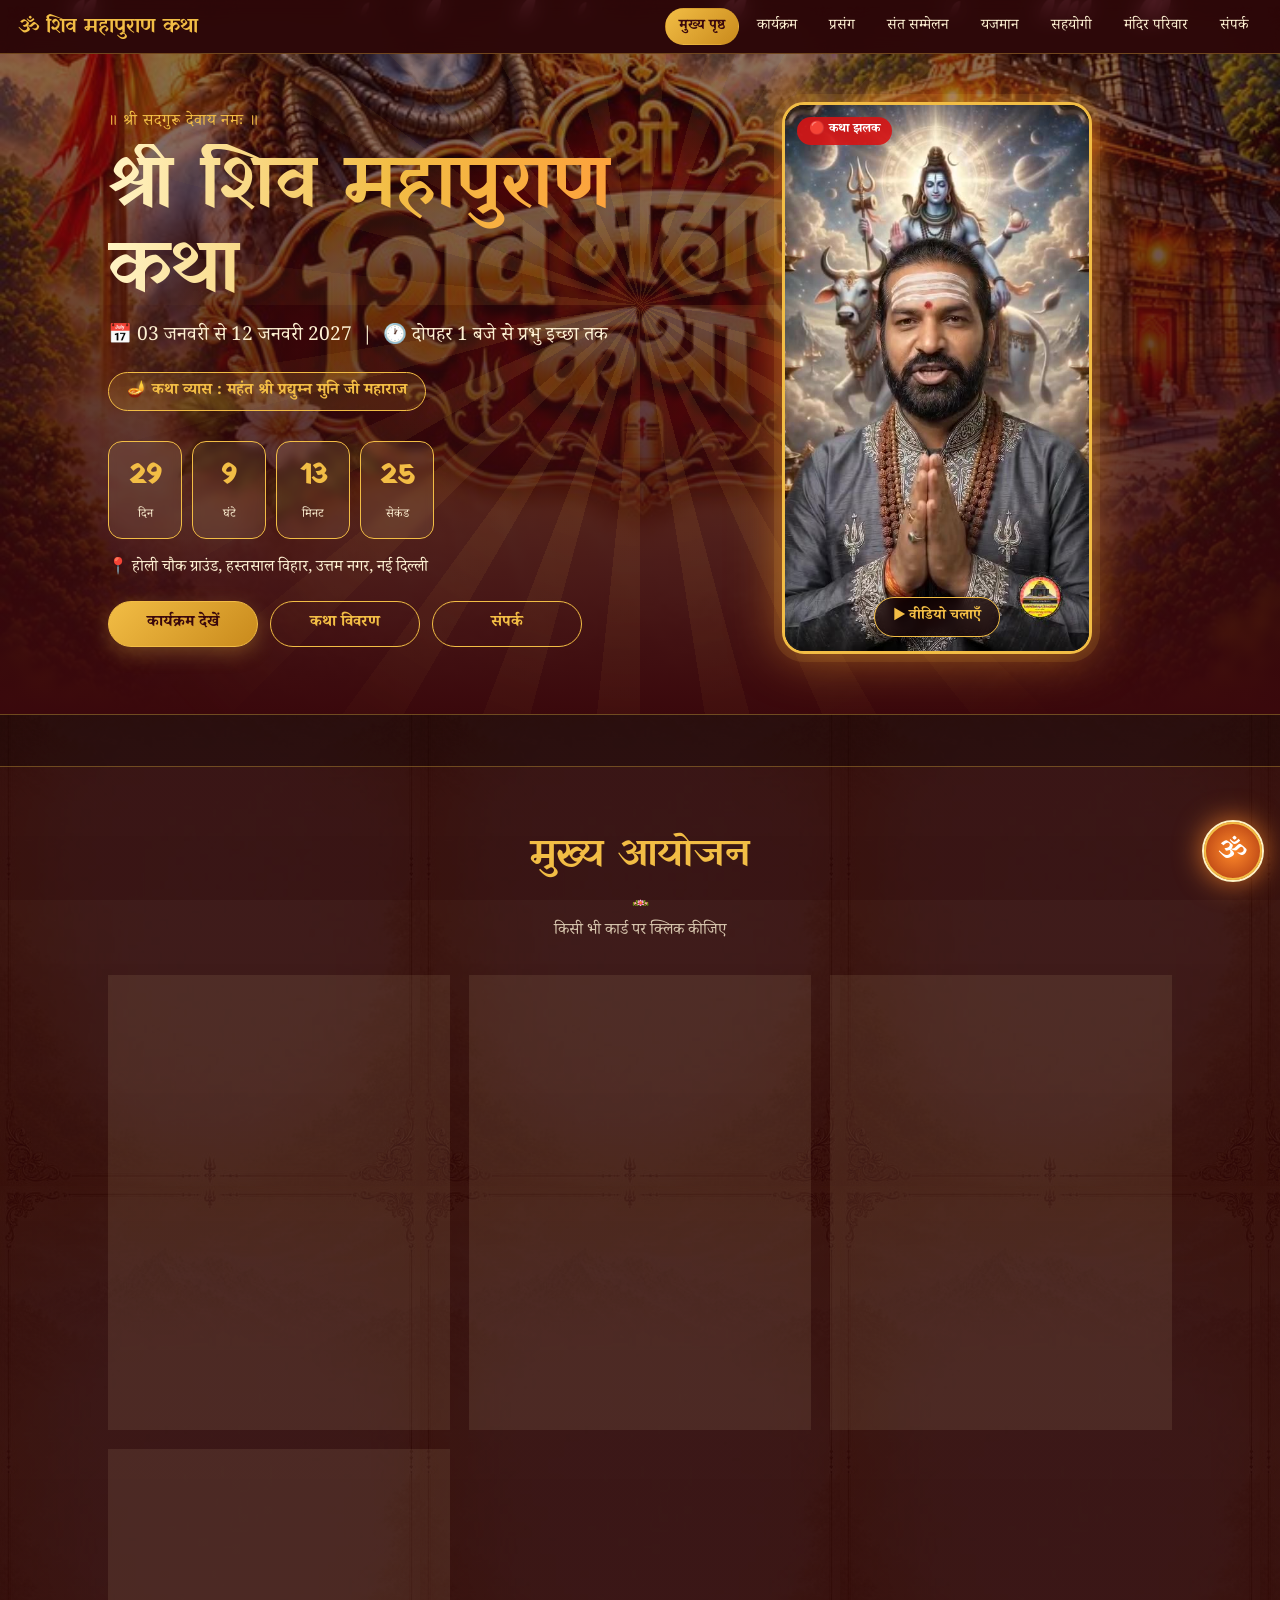
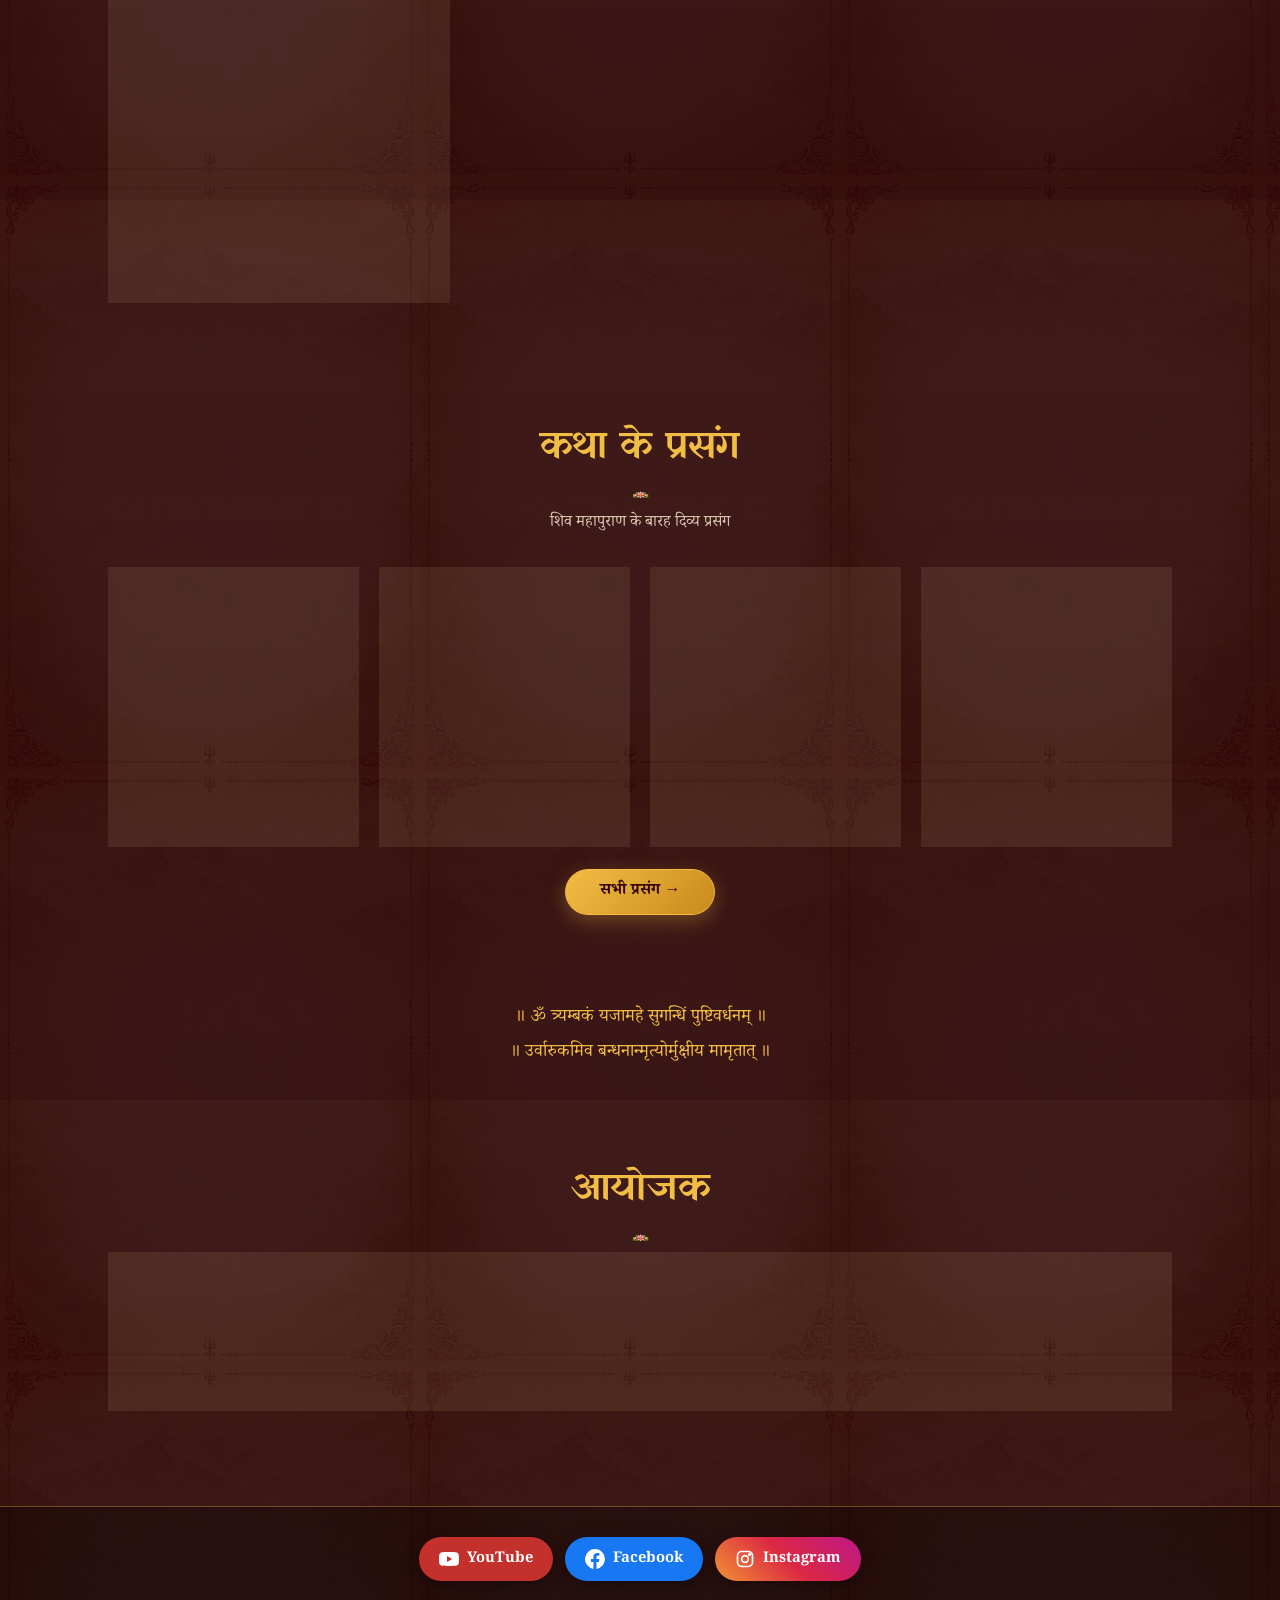
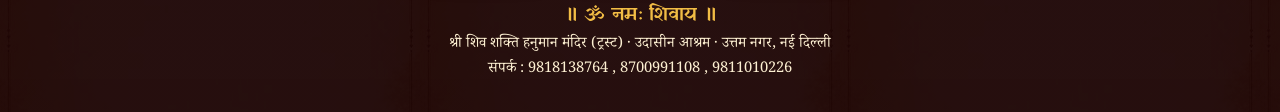
<file: index.html>
<!DOCTYPE html>
<html lang="hi"><head><meta charset="utf-8">
<meta name="viewport" content="width=device-width, initial-scale=1, viewport-fit=cover">
<title>श्री शिव महापुराण कथा – 3 से 12 जनवरी 2027</title>
<meta name="description" content="श्री शिव महापुराण कथा, 3 से 12 जनवरी 2027, होली चौक ग्राउंड, उत्तम नगर, नई दिल्ली">
<link href="https://fonts.googleapis.com/css2?family=Yatra+One&family=Noto+Serif+Devanagari:wght@400;600;700&display=swap" rel="stylesheet">
<link rel="stylesheet" href="css/style.css"></head>
<body data-p="home">
<header><a class="logo yo" href="index.html"><b>ॐ</b>शिव महापुराण कथा</a><nav id="nav"></nav></header>
<main>
<div class="page on" id="home">
<div class="hero"><div class="rays"></div><div class="wrap hg">
<div><div class="sub">॥ श्री सदगुरू देवाय नमः ॥</div><h1>श्री शिव महापुराण कथा</h1>
<div class="dt">📅 03 जनवरी से 12 जनवरी 2027 &nbsp;|&nbsp; 🕐 दोपहर 1 बजे से प्रभु इच्छा तक</div>
<div class="kvl">🪔 कथा व्यास : महंत श्री प्रद्युम्न मुनि जी महाराज</div><div id="cd" class="cd"></div><div class="dt" style="font-size:1rem">📍 होली चौक ग्राउंड, हस्तसाल विहार, उत्तम नगर, नई दिल्ली</div>
<div class="bar"><a class="btn" href="karyakram.html">कार्यक्रम देखें</a><button class="btn o" data-ev="katha">कथा विवरण</button><a class="btn o" href="sampark.html">संपर्क</a></div></div>
<div class="vwrap"><video id="hv" src="video/intro.mp4" poster="images/video-poster.jpg" autoplay muted loop playsinline preload="auto"></video><span class="vtag">🔴 कथा झलक</span><button class="snd" id="snd">🔇 आवाज़ चालू करें</button></div></div></div>
<div class="mq"><span>॥ जय शम्भो जय शंकर, जय त्रिपुरारि महेश्वर ॥ &nbsp; ॥ भक्तवत्सल हे भोलेनाथ, त्राहि त्राहि जगदीश्वर ॥ &nbsp; ॥ ॐ नमः शिवाय ॥ &nbsp; ॥ जय माँ · जय बाबा ॥</span></div>
<section class="s"><div class="wrap"><h2 class="t">मुख्य आयोजन</h2><p>किसी भी कार्ड पर क्लिक कीजिए</p><div class="grid ev" id="evs"></div></div></section>
<section class="s"><div class="wrap"><h2 class="t">कथा के प्रसंग</h2><p>शिव महापुराण के बारह दिव्य प्रसंग</p><div class="grid" id="pv"></div><div class="bar c"><a class="btn" href="prasang.html">सभी प्रसंग →</a></div></div></section>
<div class="shl rv">॥ ॐ त्र्यम्बकं यजामहे सुगन्धिं पुष्टिवर्धनम् ॥<br>॥ उर्वारुकमिव बन्धनान्मृत्योर्मुक्षीय मामृतात् ॥</div>
<section class="s"><div class="wrap"><h2 class="t">आयोजक</h2><div class="card rv" style="text-align:center"><h3>श्री शिव शक्ति हनुमान मंदिर (ट्रस्ट)</h3><p>( उदासीन आश्रम )<br>F-26/27, हस्तसाल विहार, उत्तम नगर, नई दिल्ली - 110059</p><p style="color:var(--gold)">📞 9818138764 · 8700991108 · 9811010226</p></div></div></section>
</div>
</main>
<footer><div class="yo" style="color:var(--gold);font-size:1.2rem">॥ ॐ नमः शिवाय ॥</div>श्री शिव शक्ति हनुमान मंदिर (ट्रस्ट) · उदासीन आश्रम · उत्तम नगर, नई दिल्ली<br>संपर्क : 9818138764 , 8700991108 , 9811010226</footer>
<button class="fab" id="fab" aria-label="ॐ जाप">ॐ</button>
<div class="ov" id="ov"><div class="md" id="md"></div></div>
<script src="js/live-links.js"></script>
<script src="js/main.js"></script>
</body></html>
</file>
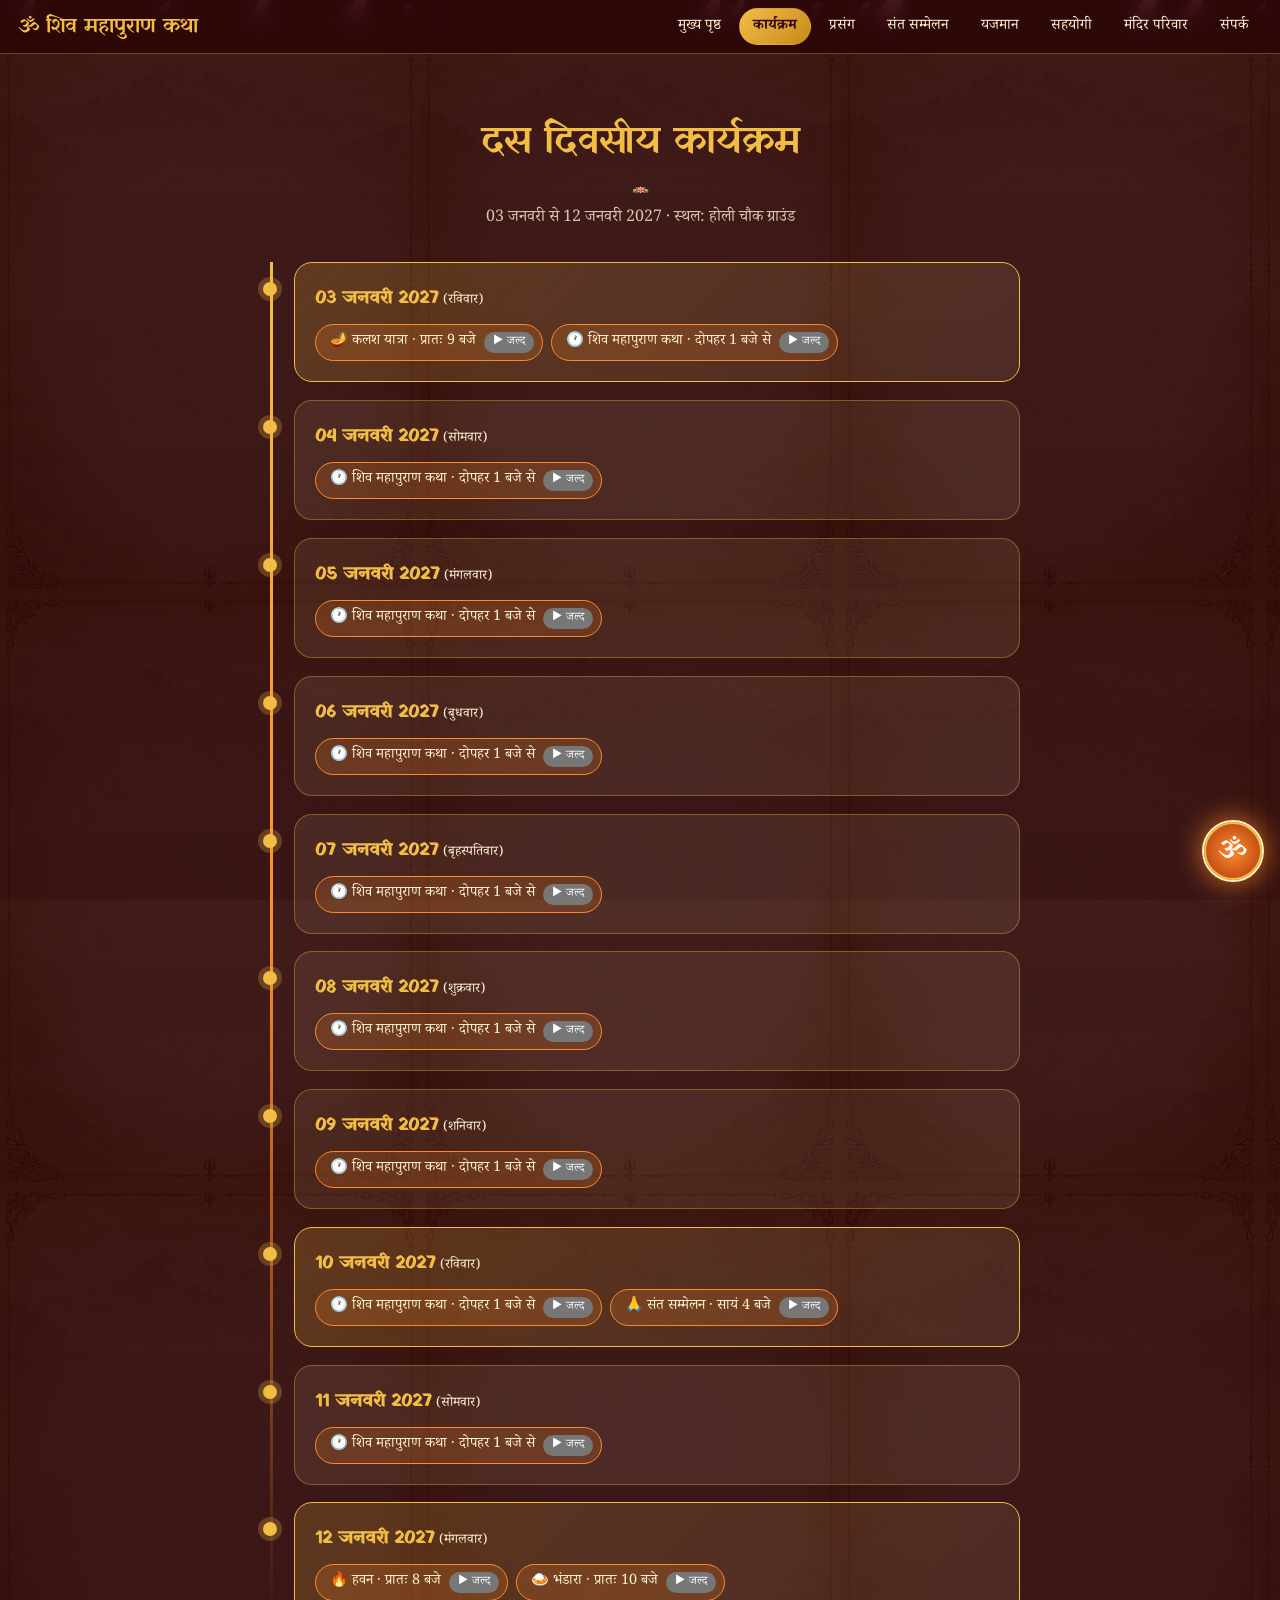
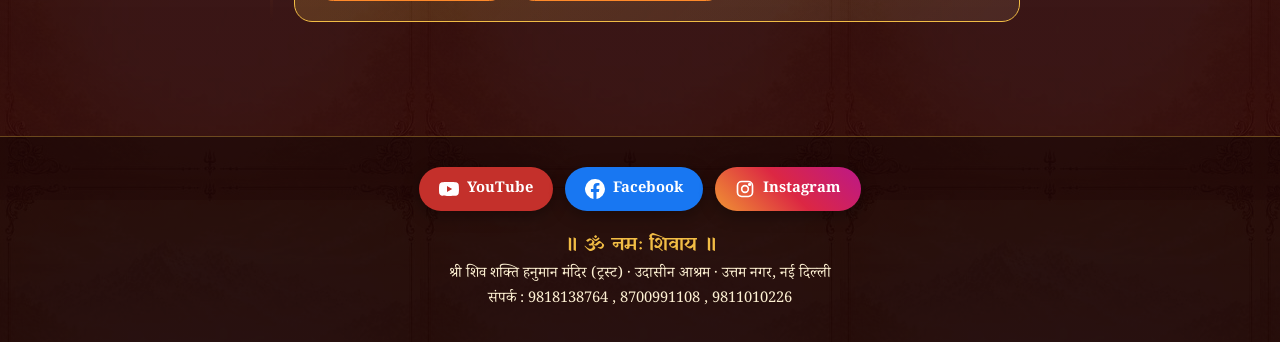
<file: karyakram.html>
<!DOCTYPE html>
<html lang="hi"><head><meta charset="utf-8">
<meta name="viewport" content="width=device-width, initial-scale=1, viewport-fit=cover">
<title>कार्यक्रम – श्री शिव महापुराण कथा</title>
<meta name="description" content="श्री शिव महापुराण कथा, 3 से 12 जनवरी 2027, होली चौक ग्राउंड, उत्तम नगर, नई दिल्ली">
<link href="https://fonts.googleapis.com/css2?family=Yatra+One&family=Noto+Serif+Devanagari:wght@400;600;700&display=swap" rel="stylesheet">
<link rel="stylesheet" href="css/style.css"></head>
<body data-p="karyakram">
<header><a class="logo yo" href="index.html"><b>ॐ</b>शिव महापुराण कथा</a><nav id="nav"></nav></header>
<main>
<div class="page on" id="karyakram"><section class="s"><div class="wrap"><h2 class="t">दस दिवसीय कार्यक्रम</h2><p>03 जनवरी से 12 जनवरी 2027 · स्थल: होली चौक ग्राउंड</p><div class="tl" id="tl"></div></div></section></div>
</main>
<footer><div class="yo" style="color:var(--gold);font-size:1.2rem">॥ ॐ नमः शिवाय ॥</div>श्री शिव शक्ति हनुमान मंदिर (ट्रस्ट) · उदासीन आश्रम · उत्तम नगर, नई दिल्ली<br>संपर्क : 9818138764 , 8700991108 , 9811010226</footer>
<button class="fab" id="fab" aria-label="ॐ जाप">ॐ</button>
<div class="ov" id="ov"><div class="md" id="md"></div></div>
<script src="js/live-links.js"></script>
<script src="js/main.js"></script>
</body></html>
</file>
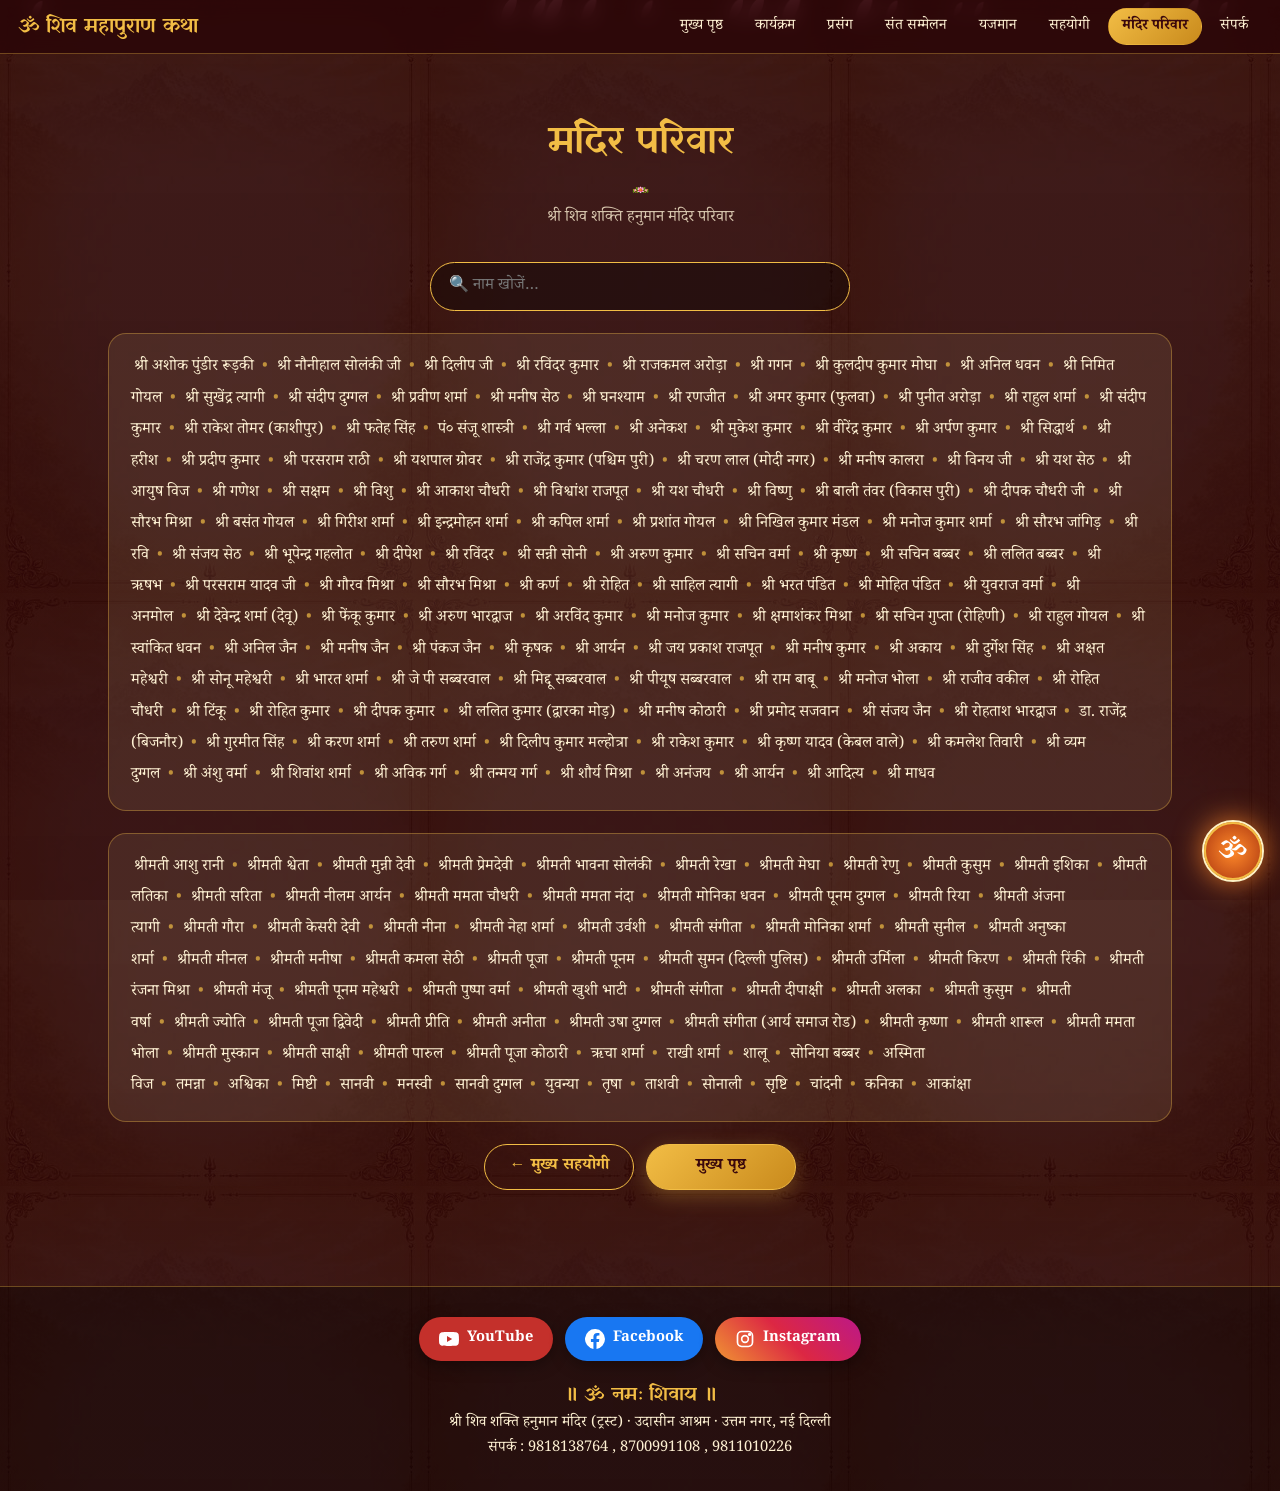
<file: pariwar.html>
<!DOCTYPE html>
<html lang="hi"><head><meta charset="utf-8">
<meta name="viewport" content="width=device-width, initial-scale=1, viewport-fit=cover">
<title>मंदिर परिवार – श्री शिव महापुराण कथा</title>
<meta name="description" content="श्री शिव महापुराण कथा, 3 से 12 जनवरी 2027, होली चौक ग्राउंड, उत्तम नगर, नई दिल्ली">
<link href="https://fonts.googleapis.com/css2?family=Yatra+One&family=Noto+Serif+Devanagari:wght@400;600;700&display=swap" rel="stylesheet">
<link rel="stylesheet" href="css/style.css"></head>
<body data-p="pariwar">
<header><a class="logo yo" href="index.html"><b>ॐ</b>शिव महापुराण कथा</a><nav id="nav"></nav></header>
<main>
<div class="page on" id="pariwar"><section class="s"><div class="wrap"><h2 class="t">मंदिर परिवार</h2><p>श्री शिव शक्ति हनुमान मंदिर परिवार</p><div class="srch"><input id="q" type="search" placeholder="🔍 नाम खोजें…" aria-label="नाम खोजें"></div><div class="nlbox"><div class="nl" id="pm"></div></div><div class="nlbox"><div class="nl" id="pf"></div></div><div class="bar c"><a class="btn o" href="sahyogi.html">← मुख्य सहयोगी</a><a class="btn" href="index.html">मुख्य पृष्ठ</a></div></div></section></div></main>
<footer><div class="yo" style="color:var(--gold);font-size:1.2rem">॥ ॐ नमः शिवाय ॥</div>श्री शिव शक्ति हनुमान मंदिर (ट्रस्ट) · उदासीन आश्रम · उत्तम नगर, नई दिल्ली<br>संपर्क : 9818138764 , 8700991108 , 9811010226</footer>
<button class="fab" id="fab" aria-label="ॐ जाप">ॐ</button>
<div class="ov" id="ov"><div class="md" id="md"></div></div>
<script src="js/live-links.js"></script>
<script src="js/names.js"></script>
<script src="js/main.js"></script>
</body></html>
</file>
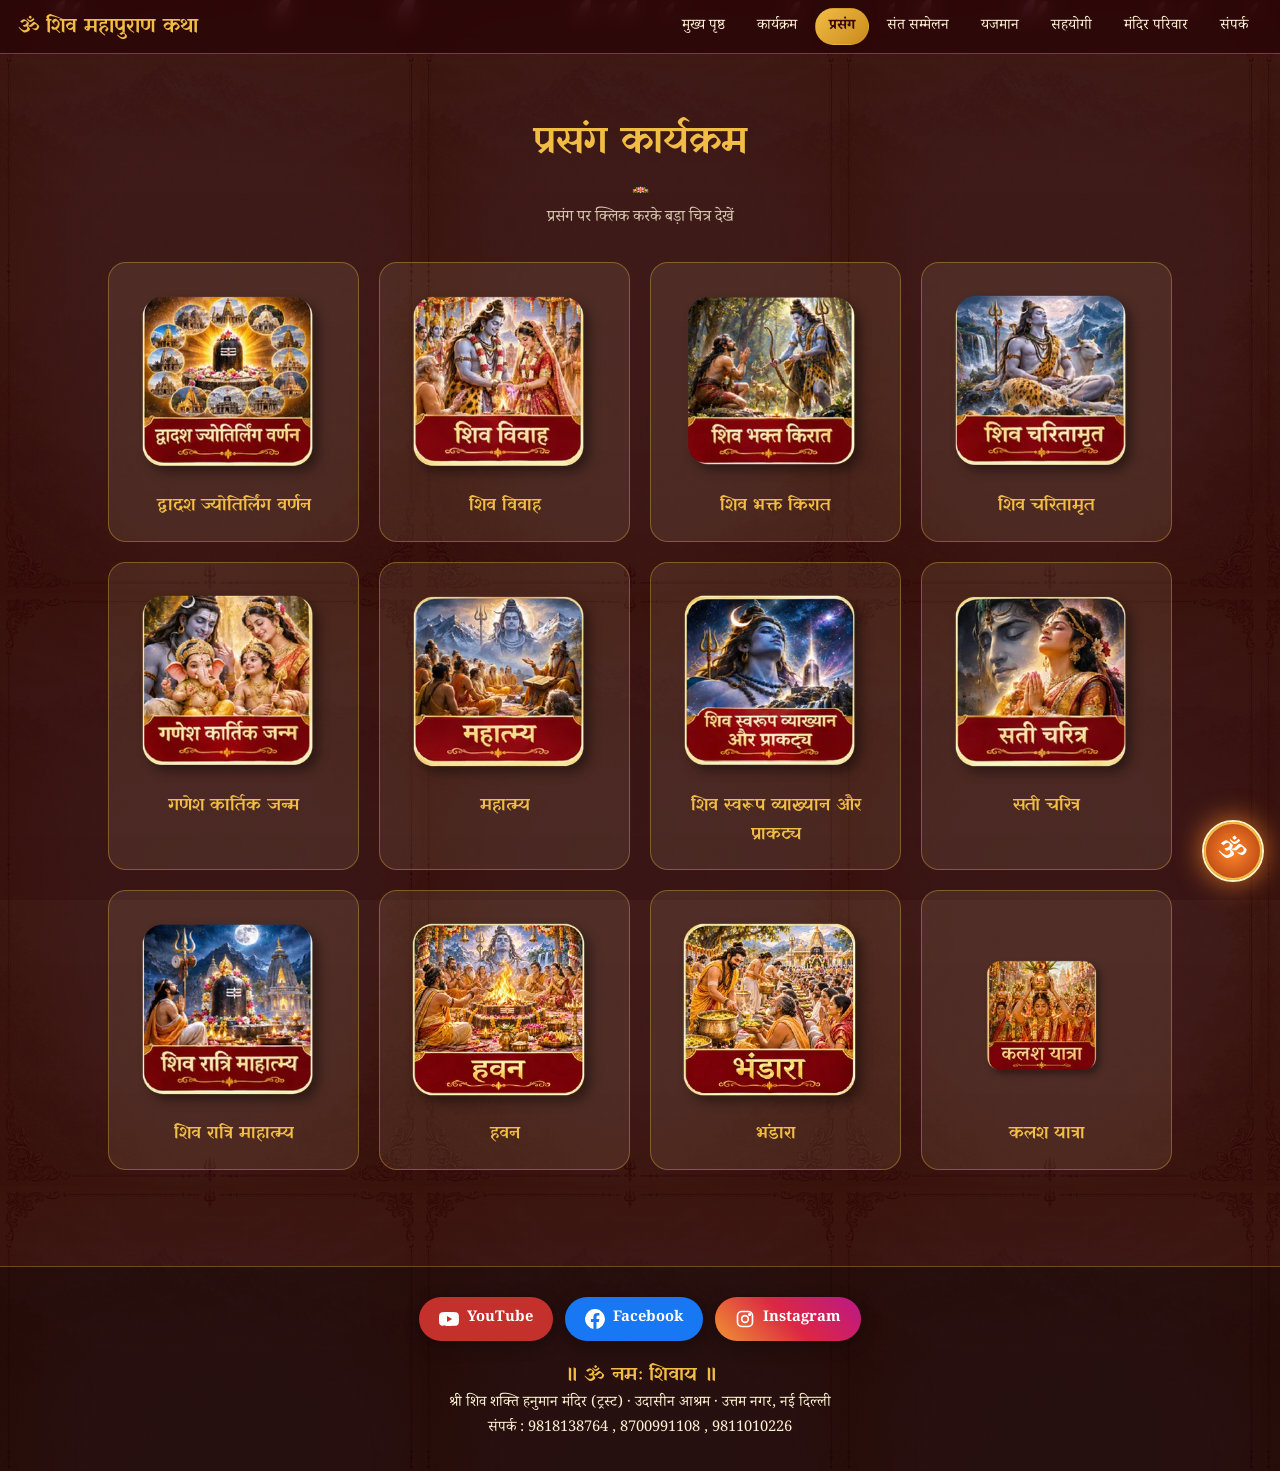
<file: prasang.html>
<!DOCTYPE html>
<html lang="hi"><head><meta charset="utf-8">
<meta name="viewport" content="width=device-width, initial-scale=1, viewport-fit=cover">
<title>प्रसंग – श्री शिव महापुराण कथा</title>
<meta name="description" content="श्री शिव महापुराण कथा, 3 से 12 जनवरी 2027, होली चौक ग्राउंड, उत्तम नगर, नई दिल्ली">
<link href="https://fonts.googleapis.com/css2?family=Yatra+One&family=Noto+Serif+Devanagari:wght@400;600;700&display=swap" rel="stylesheet">
<link rel="stylesheet" href="css/style.css"></head>
<body data-p="prasang">
<header><a class="logo yo" href="index.html"><b>ॐ</b>शिव महापुराण कथा</a><nav id="nav"></nav></header>
<main>
<div class="page on" id="prasang"><section class="s"><div class="wrap"><h2 class="t">प्रसंग कार्यक्रम</h2><p>प्रसंग पर क्लिक करके बड़ा चित्र देखें</p><div class="grid" id="pa"></div></div></section></div>
</main>
<footer><div class="yo" style="color:var(--gold);font-size:1.2rem">॥ ॐ नमः शिवाय ॥</div>श्री शिव शक्ति हनुमान मंदिर (ट्रस्ट) · उदासीन आश्रम · उत्तम नगर, नई दिल्ली<br>संपर्क : 9818138764 , 8700991108 , 9811010226</footer>
<button class="fab" id="fab" aria-label="ॐ जाप">ॐ</button>
<div class="ov" id="ov"><div class="md" id="md"></div></div>
<script src="js/live-links.js"></script>
<script src="js/main.js"></script>
</body></html>
</file>
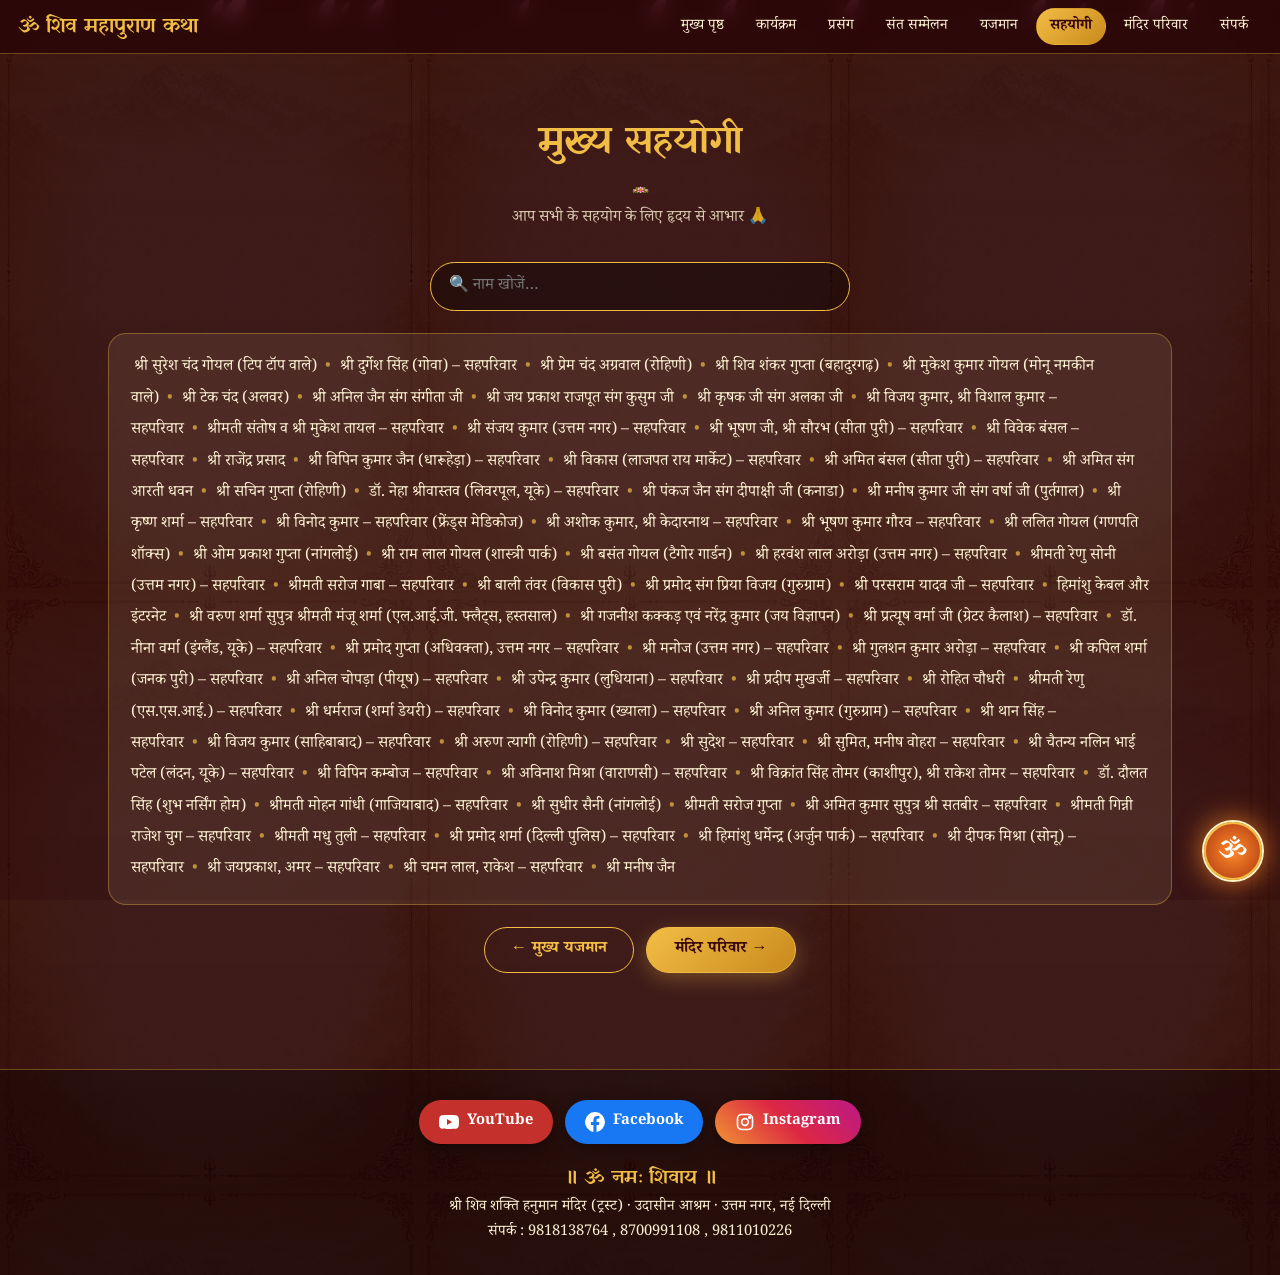
<file: sahyogi.html>
<!DOCTYPE html>
<html lang="hi"><head><meta charset="utf-8">
<meta name="viewport" content="width=device-width, initial-scale=1, viewport-fit=cover">
<title>मुख्य सहयोगी – श्री शिव महापुराण कथा</title>
<meta name="description" content="श्री शिव महापुराण कथा, 3 से 12 जनवरी 2027, होली चौक ग्राउंड, उत्तम नगर, नई दिल्ली">
<link href="https://fonts.googleapis.com/css2?family=Yatra+One&family=Noto+Serif+Devanagari:wght@400;600;700&display=swap" rel="stylesheet">
<link rel="stylesheet" href="css/style.css"></head>
<body data-p="sahyogi">
<header><a class="logo yo" href="index.html"><b>ॐ</b>शिव महापुराण कथा</a><nav id="nav"></nav></header>
<main>
<div class="page on" id="sahyogi"><section class="s"><div class="wrap"><h2 class="t">मुख्य सहयोगी</h2><p>आप सभी के सहयोग के लिए हृदय से आभार 🙏 </p><div class="srch"><input id="q" type="search" placeholder="🔍 नाम खोजें…" aria-label="नाम खोजें"></div><div class="nlbox"><div class="nl" id="sl"></div></div><div class="bar c"><a class="btn o" href="yajman.html">← मुख्य यजमान</a><a class="btn" href="pariwar.html">मंदिर परिवार →</a></div></div></section></div></main>
<footer><div class="yo" style="color:var(--gold);font-size:1.2rem">॥ ॐ नमः शिवाय ॥</div>श्री शिव शक्ति हनुमान मंदिर (ट्रस्ट) · उदासीन आश्रम · उत्तम नगर, नई दिल्ली<br>संपर्क : 9818138764 , 8700991108 , 9811010226</footer>
<button class="fab" id="fab" aria-label="ॐ जाप">ॐ</button>
<div class="ov" id="ov"><div class="md" id="md"></div></div>
<script src="js/live-links.js"></script>
<script src="js/names.js"></script>
<script src="js/main.js"></script>
</body></html>
</file>
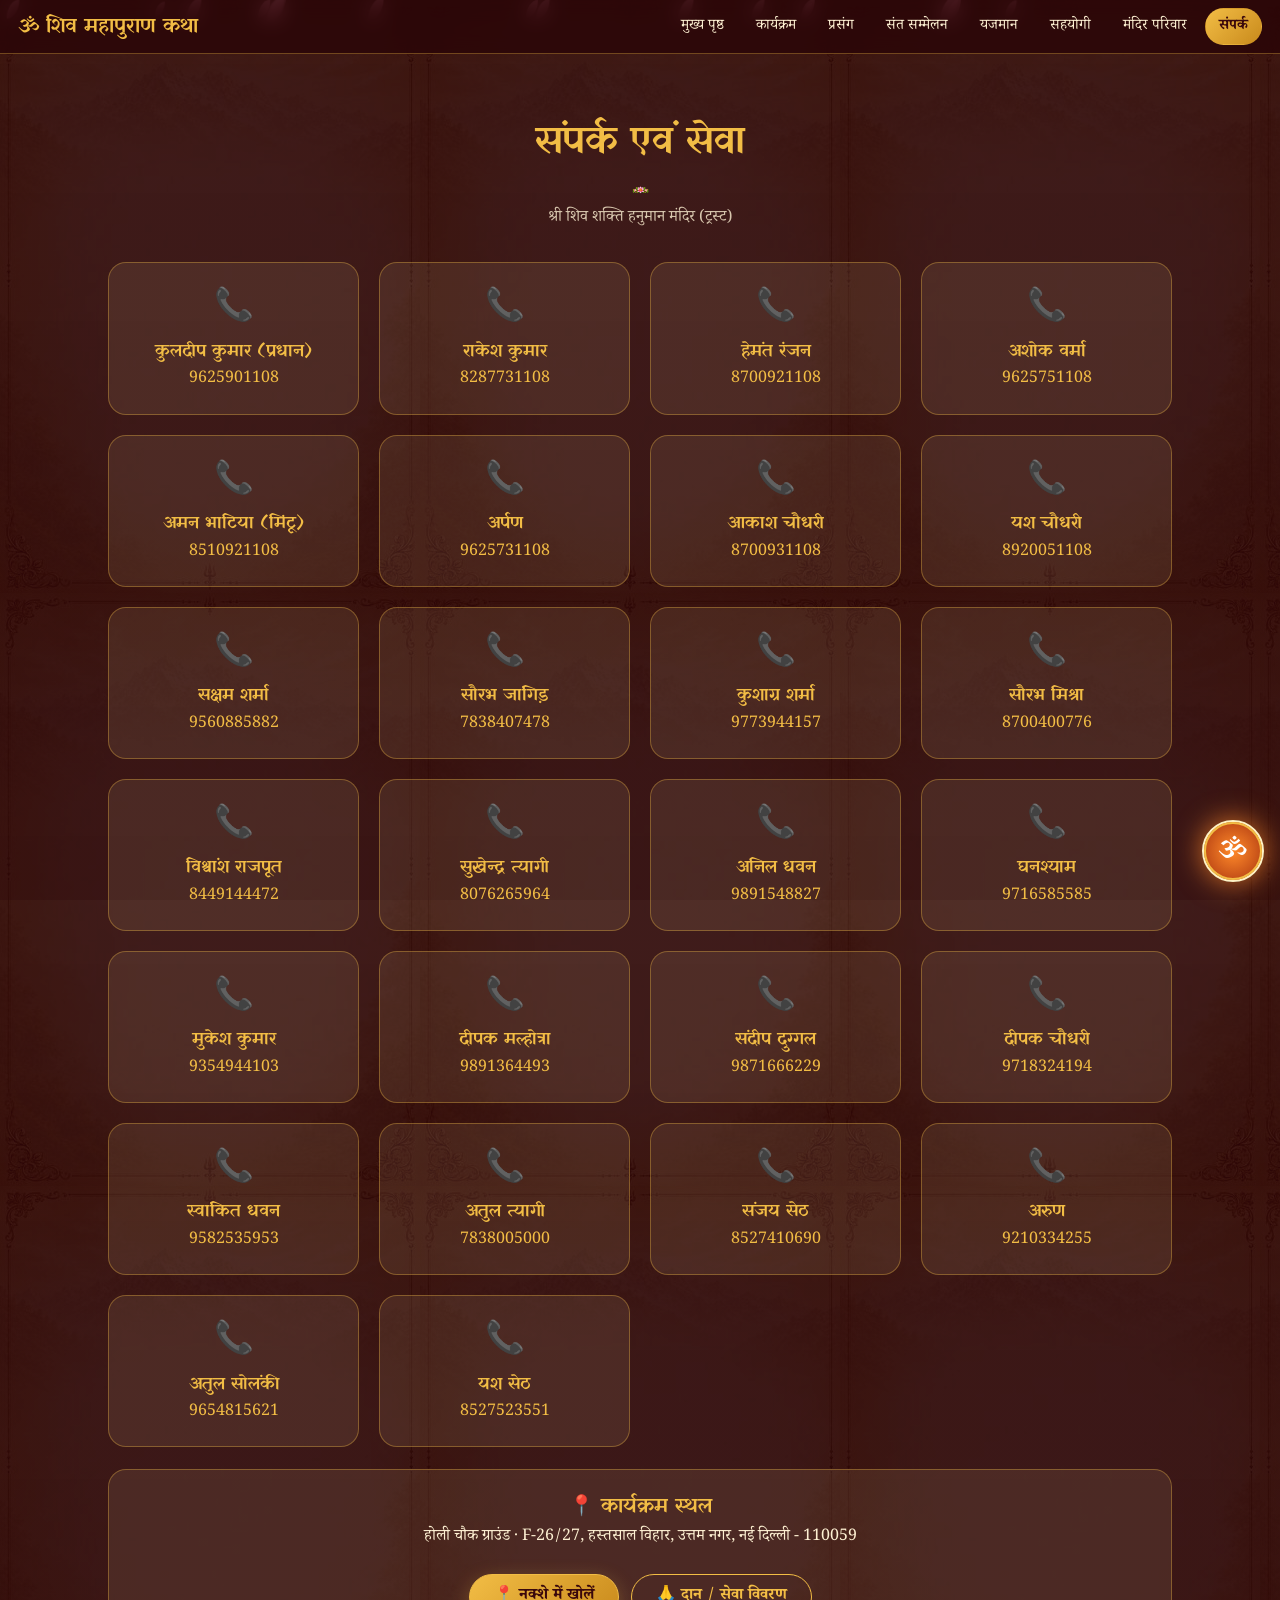
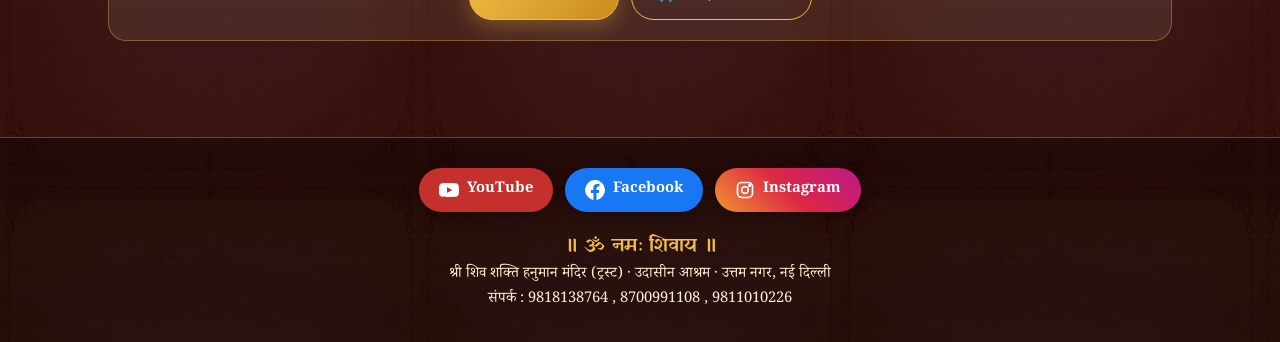
<file: sampark.html>
<!DOCTYPE html>
<html lang="hi"><head><meta charset="utf-8">
<meta name="viewport" content="width=device-width, initial-scale=1, viewport-fit=cover">
<title>संपर्क – श्री शिव महापुराण कथा</title>
<meta name="description" content="श्री शिव महापुराण कथा, 3 से 12 जनवरी 2027, होली चौक ग्राउंड, उत्तम नगर, नई दिल्ली">
<link href="https://fonts.googleapis.com/css2?family=Yatra+One&family=Noto+Serif+Devanagari:wght@400;600;700&display=swap" rel="stylesheet">
<link rel="stylesheet" href="css/style.css"></head>
<body data-p="sampark">
<header><a class="logo yo" href="index.html"><b>ॐ</b>शिव महापुराण कथा</a><nav id="nav"></nav></header>
<main>
<div class="page on" id="sampark"><section class="s"><div class="wrap"><h2 class="t">संपर्क एवं सेवा</h2><p>श्री शिव शक्ति हनुमान मंदिर (ट्रस्ट)</p><div class="grid" id="ct"></div>
<div class="card rv" style="margin-top:22px;text-align:center"><h3>📍 कार्यक्रम स्थल</h3><p>होली चौक ग्राउंड · F-26/27, हस्तसाल विहार, उत्तम नगर, नई दिल्ली - 110059</p><div class="bar c"><a class="btn" target="_blank" rel="noopener" href="https://www.google.com/maps/search/?api=1&query=Holi+Chowk+Ground+Hastsal+Vihar+Uttam+Nagar+Delhi">📍 नक्शे में खोलें</a><button class="btn o" data-don>🙏 दान / सेवा विवरण</button></div></div></div></section></div>
</main>
<footer><div class="yo" style="color:var(--gold);font-size:1.2rem">॥ ॐ नमः शिवाय ॥</div>श्री शिव शक्ति हनुमान मंदिर (ट्रस्ट) · उदासीन आश्रम · उत्तम नगर, नई दिल्ली<br>संपर्क : 9818138764 , 8700991108 , 9811010226</footer>
<button class="fab" id="fab" aria-label="ॐ जाप">ॐ</button>
<div class="ov" id="ov"><div class="md" id="md"></div></div>
<script src="js/live-links.js"></script>
<script src="js/main.js"></script>
</body></html>
</file>
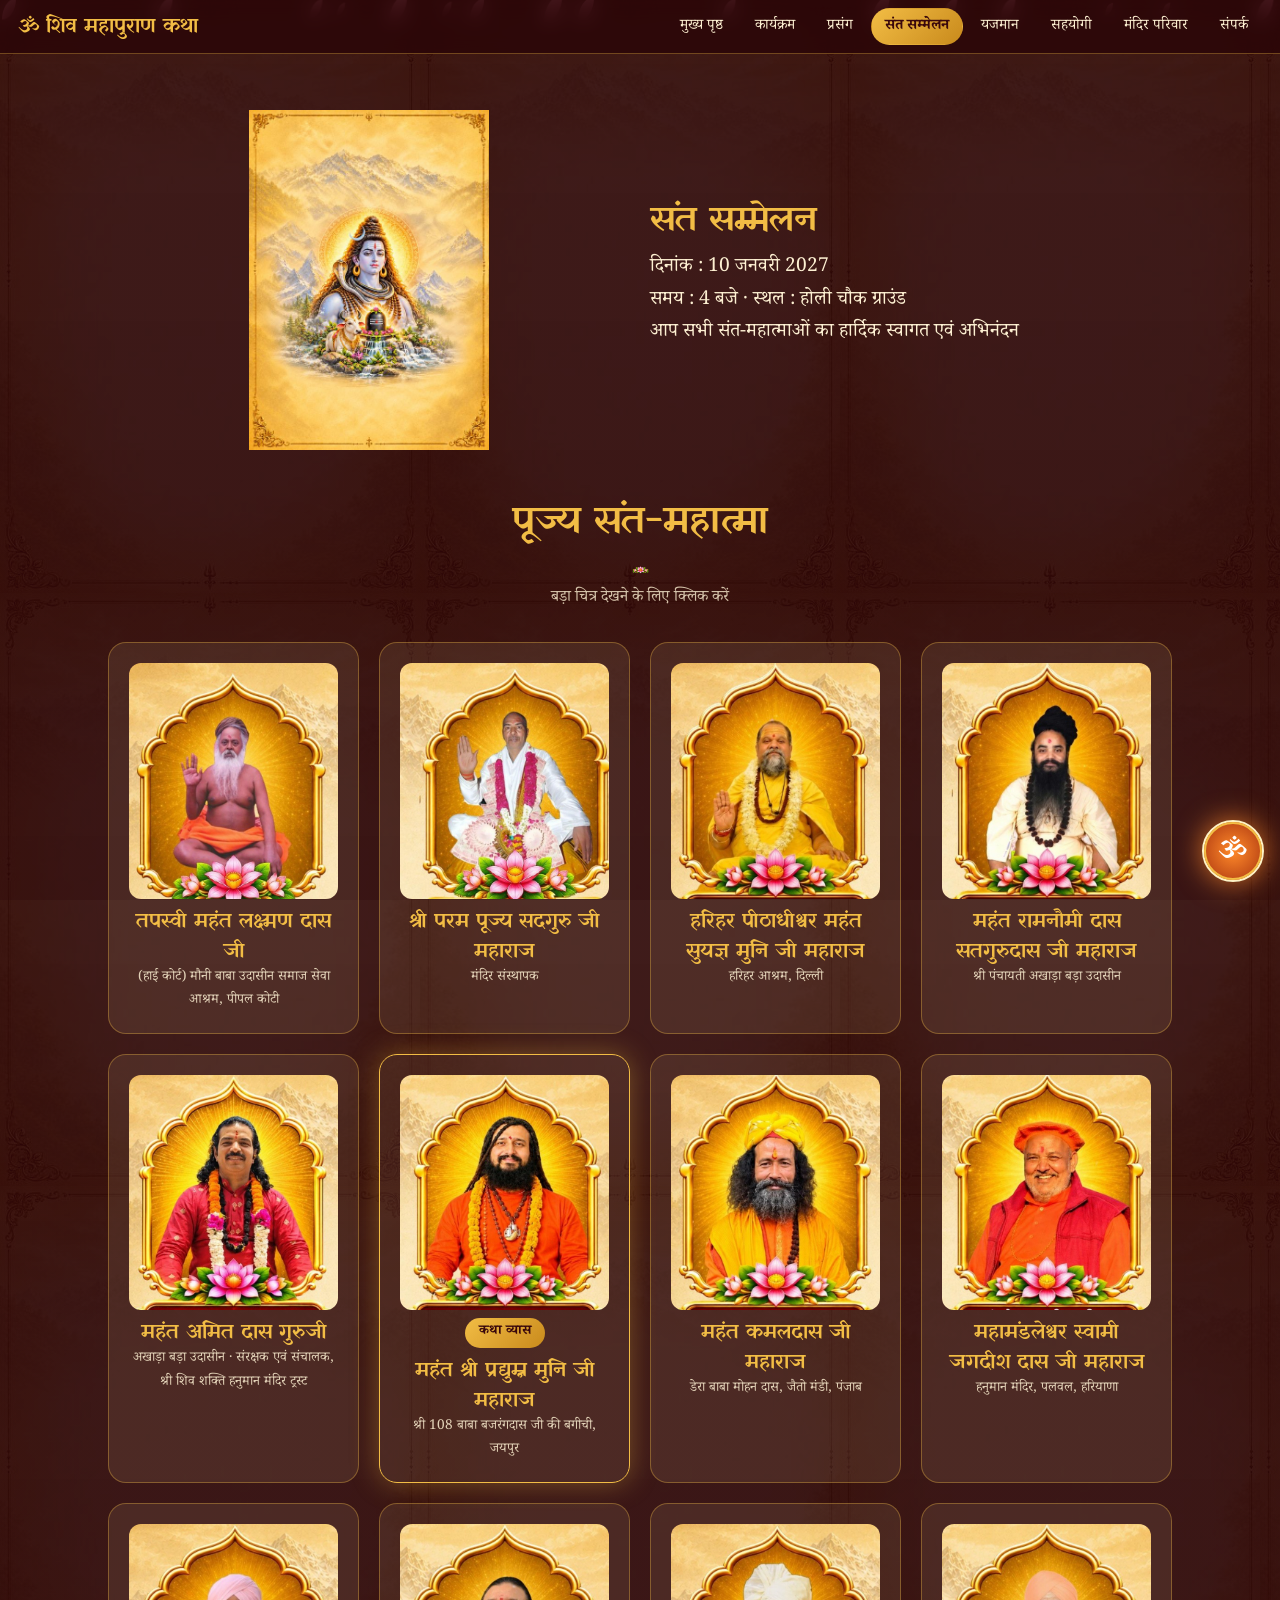
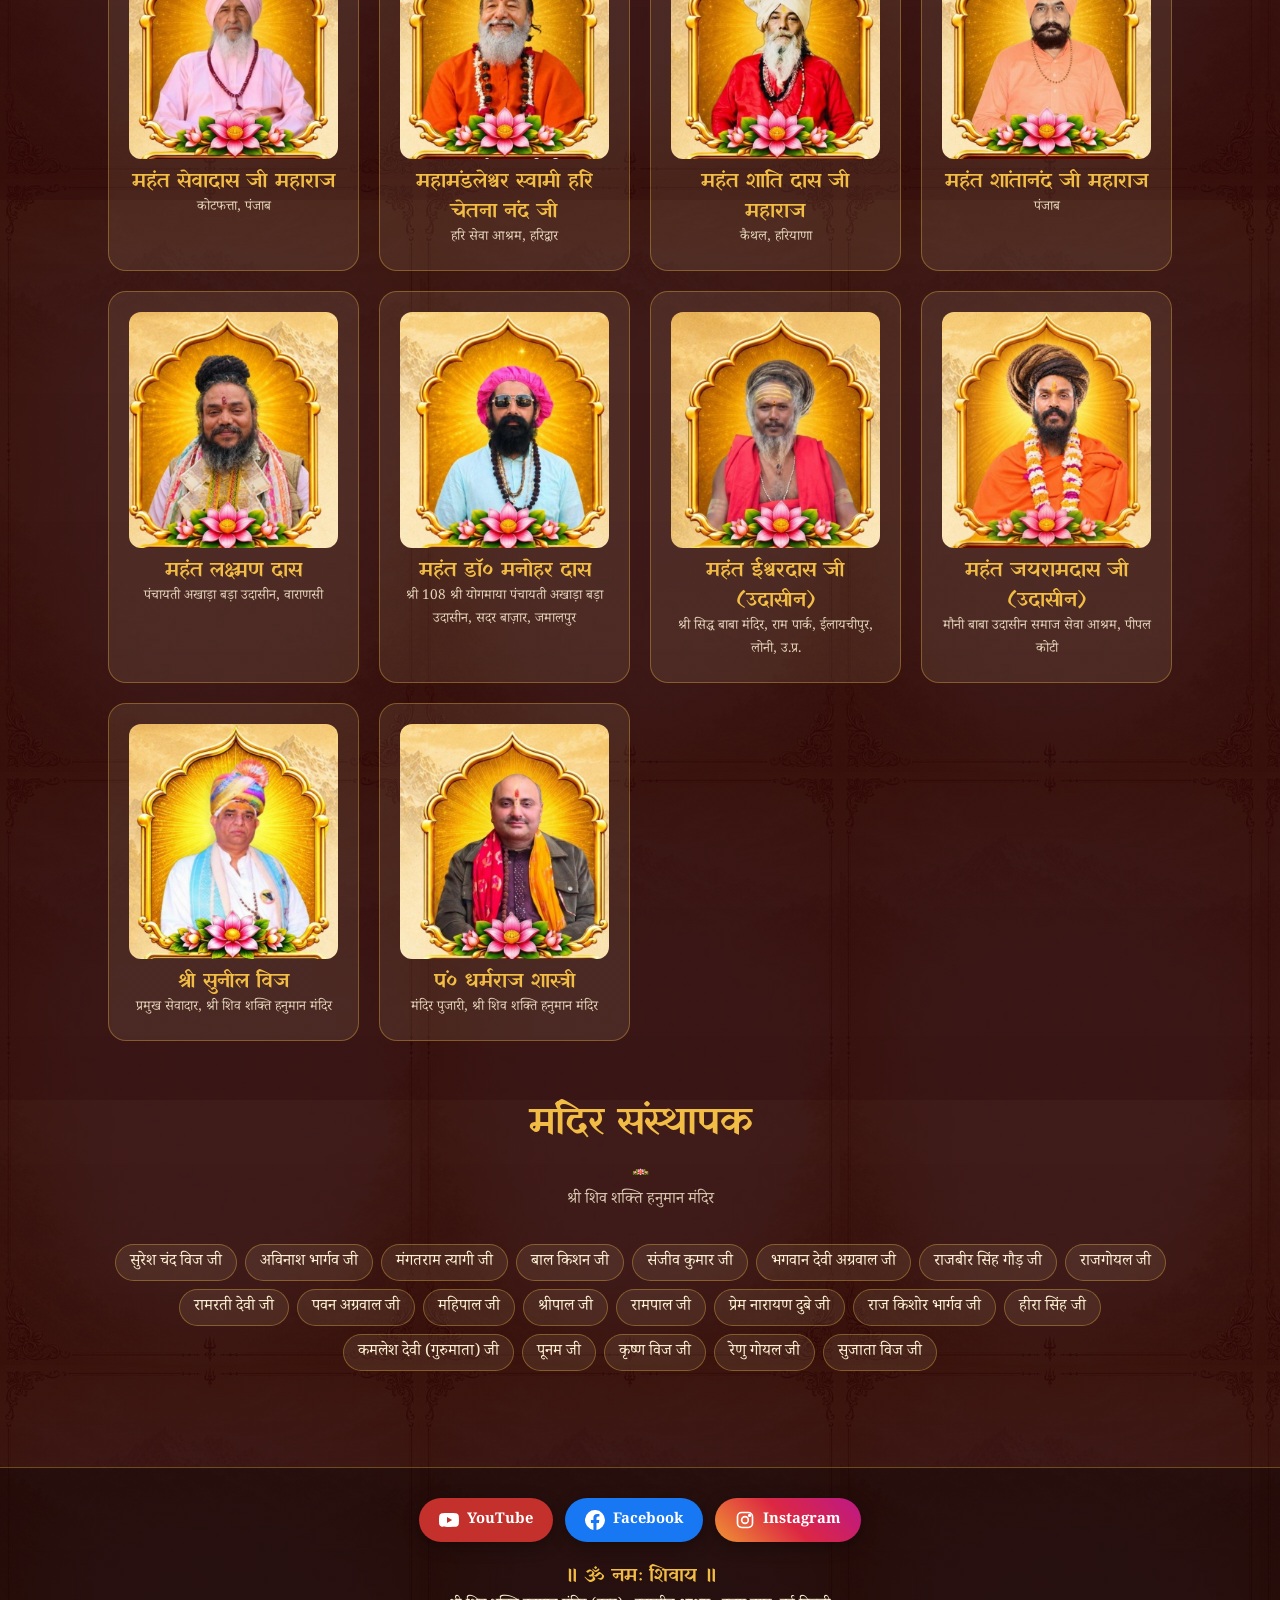
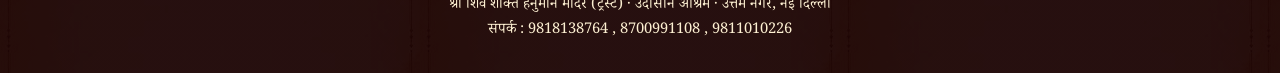
<file: sant.html>
<!DOCTYPE html>
<html lang="hi"><head><meta charset="utf-8">
<meta name="viewport" content="width=device-width, initial-scale=1, viewport-fit=cover">
<title>संत सम्मेलन – श्री शिव महापुराण कथा</title>
<meta name="description" content="श्री शिव महापुराण कथा, 3 से 12 जनवरी 2027, होली चौक ग्राउंड, उत्तम नगर, नई दिल्ली">
<link href="https://fonts.googleapis.com/css2?family=Yatra+One&family=Noto+Serif+Devanagari:wght@400;600;700&display=swap" rel="stylesheet">
<link rel="stylesheet" href="css/style.css"></head>
<body data-p="sant">
<header><a class="logo yo" href="index.html"><b>ॐ</b>शिव महापुराण कथा</a><nav id="nav"></nav></header>
<main>
<div class="page on" id="sant"><section class="s"><div class="wrap">
<div class="pp rv"><img src="images/shiva.jpg" alt="शिव"><div><h2 class="yo" style="font-size:2.2rem;color:var(--gold)">संत सम्मेलन</h2><p class="dt">दिनांक : 10 जनवरी 2027<br>समय : 4 बजे · स्थल : होली चौक ग्राउंड<br>आप सभी संत-महात्माओं का हार्दिक स्वागत एवं अभिनंदन</p></div></div>
<h2 class="t" style="margin-top:40px">पूज्य संत-महात्मा</h2><p>बड़ा चित्र देखने के लिए क्लिक करें</p><div class="grid" id="sg"></div>
<h2 class="t" style="margin-top:50px">मंदिर संस्थापक</h2><p>श्री शिव शक्ति हनुमान मंदिर</p><div class="chips" id="fd"></div></div></section></div>
</main>
<footer><div class="yo" style="color:var(--gold);font-size:1.2rem">॥ ॐ नमः शिवाय ॥</div>श्री शिव शक्ति हनुमान मंदिर (ट्रस्ट) · उदासीन आश्रम · उत्तम नगर, नई दिल्ली<br>संपर्क : 9818138764 , 8700991108 , 9811010226</footer>
<button class="fab" id="fab" aria-label="ॐ जाप">ॐ</button>
<div class="ov" id="ov"><div class="md" id="md"></div></div>
<script src="js/live-links.js"></script>
<script src="js/main.js"></script>
</body></html>
</file>
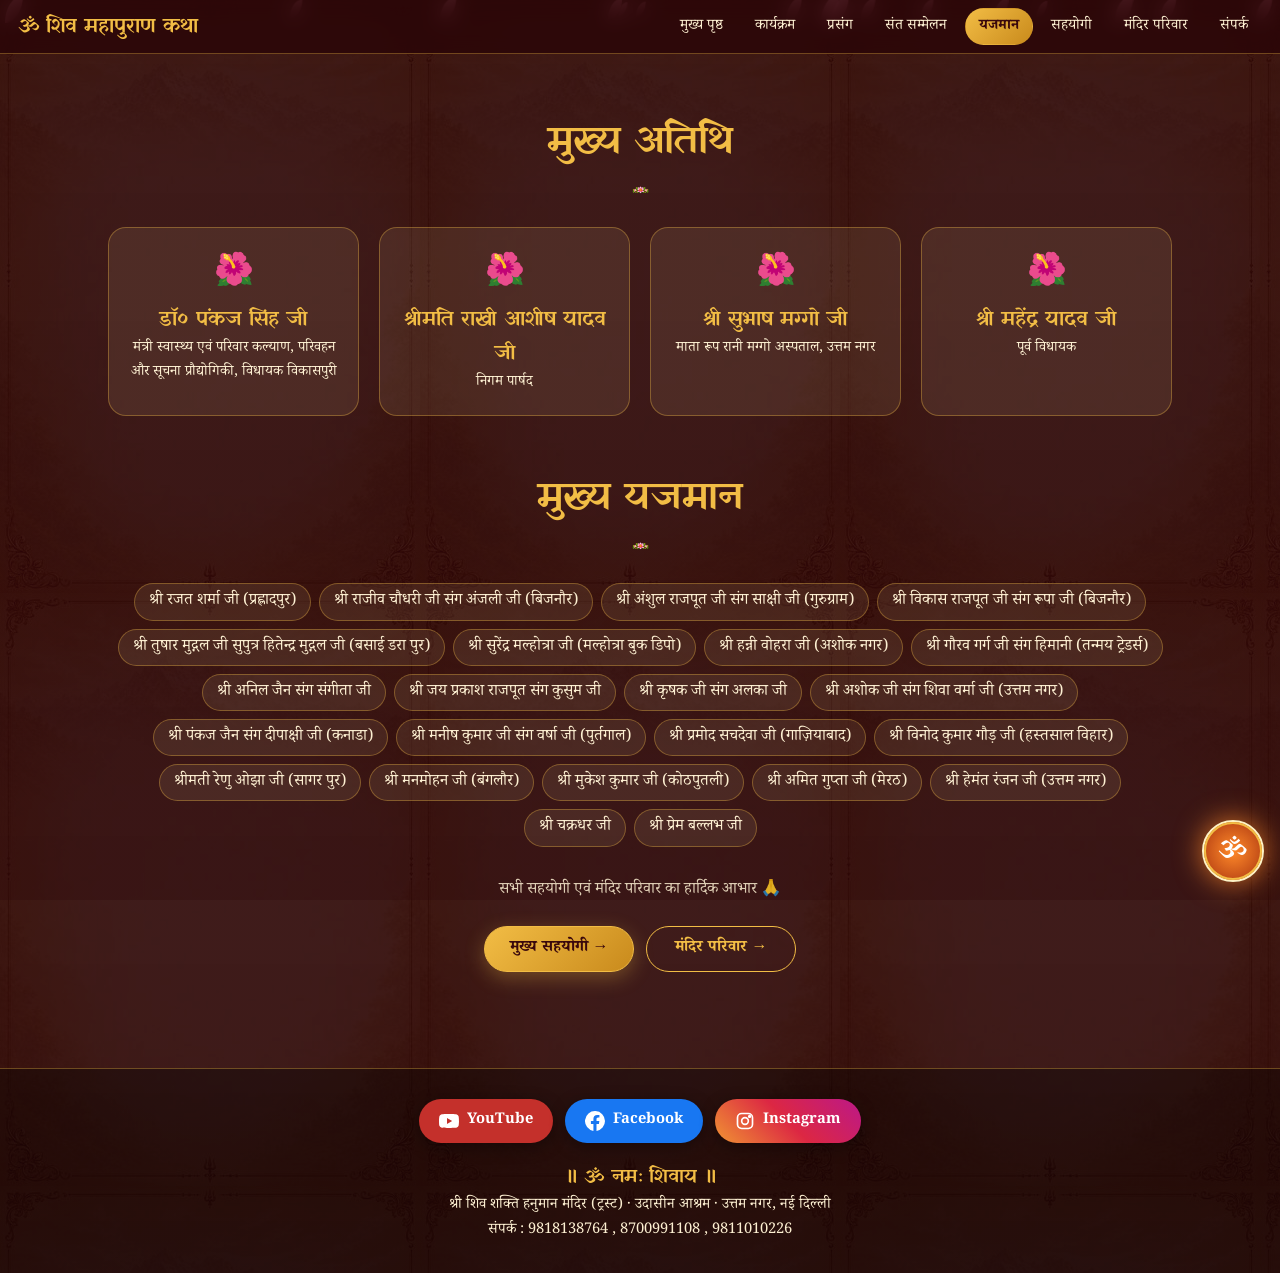
<file: yajman.html>
<!DOCTYPE html>
<html lang="hi"><head><meta charset="utf-8">
<meta name="viewport" content="width=device-width, initial-scale=1, viewport-fit=cover">
<title>यजमान – श्री शिव महापुराण कथा</title>
<meta name="description" content="श्री शिव महापुराण कथा, 3 से 12 जनवरी 2027, होली चौक ग्राउंड, उत्तम नगर, नई दिल्ली">
<link href="https://fonts.googleapis.com/css2?family=Yatra+One&family=Noto+Serif+Devanagari:wght@400;600;700&display=swap" rel="stylesheet">
<link rel="stylesheet" href="css/style.css"></head>
<body data-p="yajman">
<header><a class="logo yo" href="index.html"><b>ॐ</b>शिव महापुराण कथा</a><nav id="nav"></nav></header>
<main>
<div class="page on" id="yajman"><section class="s"><div class="wrap"><h2 class="t">मुख्य अतिथि</h2><p></p><div class="grid" id="ma"></div><h2 class="t" style="margin-top:50px">मुख्य यजमान</h2><p></p><div class="chips" id="yj"></div><p style="text-align:center;margin-top:30px;opacity:.85">सभी सहयोगी एवं मंदिर परिवार का हार्दिक आभार 🙏</p><div class="bar c"><a class="btn" href="sahyogi.html">मुख्य सहयोगी →</a><a class="btn o" href="pariwar.html">मंदिर परिवार →</a></div></div></section></div>
</main>
<footer><div class="yo" style="color:var(--gold);font-size:1.2rem">॥ ॐ नमः शिवाय ॥</div>श्री शिव शक्ति हनुमान मंदिर (ट्रस्ट) · उदासीन आश्रम · उत्तम नगर, नई दिल्ली<br>संपर्क : 9818138764 , 8700991108 , 9811010226</footer>
<button class="fab" id="fab" aria-label="ॐ जाप">ॐ</button>
<div class="ov" id="ov"><div class="md" id="md"></div></div>
<script src="js/live-links.js"></script>
<script src="js/names.js"></script>
<script src="js/main.js"></script>
</body></html>
</file>
<file: css/style.css>
:root{--bg:#3a080c;--bg2:#5a0f14;--gold:#f2bd45;--gold2:#c98a1c;--cream:#fdf0d2;--sf:#ff8a2a;--glass:rgba(255,232,180,.09);--line:rgba(242,189,69,.35);color-scheme:dark;box-sizing:border-box;padding-top:env(safe-area-inset-top,0px);padding-bottom:env(safe-area-inset-bottom,0px)}
@media (prefers-color-scheme:dark){:root:not([data-theme="light"]){--bg:#2a0508;--bg2:#4a0b10}}
:root[data-theme="dark"]{--bg:#2a0508;--bg2:#4a0b10}
html{height:100%;scroll-padding-top:env(safe-area-inset-top,0px);scroll-behavior:smooth}
*{box-sizing:border-box;margin:0}
body{background:var(--bg);color:var(--cream);font-family:'Noto Serif Devanagari',serif;line-height:1.7;overflow-x:hidden;background-image:linear-gradient(rgba(42,5,8,.9),rgba(42,5,8,.93)),url(../images/parch.jpg);background-size:auto,420px}
h1,h2,h3,.yo{font-family:'Yatra One','Noto Serif Devanagari',serif;font-weight:400}
a{color:inherit;text-decoration:none}
header{position:sticky;top:env(safe-area-inset-top,0px);z-index:30;display:flex;align-items:center;gap:14px;padding:8px 18px;background:rgba(42,5,8,.82);backdrop-filter:blur(10px);border-bottom:1px solid var(--line)}
body::before{content:"";position:fixed;inset:0 0 auto;height:env(safe-area-inset-top,0px);z-index:29;background:rgba(42,5,8,.9)}
.logo{font-size:1.25rem;color:var(--gold);white-space:nowrap;animation:glow 3s ease-in-out infinite}
.logo b{display:inline-block;animation:spin 14s linear infinite;font-weight:400;margin-right:6px}
nav{margin-left:auto;display:flex;gap:4px;flex-wrap:wrap;justify-content:flex-end}
nav a{padding:5px 13px;border-radius:30px;font-size:.92rem;transition:.3s;border:1px solid transparent}
nav a:hover{border-color:var(--line);background:var(--glass)}
nav a.on{background:linear-gradient(135deg,var(--gold),var(--gold2));color:#3a080c;font-weight:700}
.page{display:none;min-height:80vh;animation:pg .8s both}.page.on{display:block}
@keyframes pg{from{opacity:0;transform:translateY(24px) scale(.985)}to{opacity:1;transform:none}}
@keyframes spin{to{transform:rotate(360deg)}}
@keyframes glow{50%{text-shadow:0 0 18px var(--gold),0 0 40px var(--sf)}}
@keyframes flt{50%{transform:translateY(-14px)}}
@keyframes fall{from{transform:translate3d(0,-10vh,0) rotate(0)}to{transform:translate3d(60px,110vh,0) rotate(540deg)}}
@keyframes shine{to{background-position:200% 0}}
@keyframes rip{to{transform:scale(2.4);opacity:0}}
.wrap{max-width:1100px;margin:auto;padding:0 18px}
.hero{position:relative;overflow:hidden;padding:48px 0 60px;background:linear-gradient(rgba(42,5,8,.55),var(--bg)),url(../images/hero.jpg) center/cover}
.rays{position:absolute;left:50%;top:38%;width:1400px;height:1400px;margin:-700px;background:repeating-conic-gradient(rgba(255,200,80,.11) 0 6deg,transparent 6deg 15deg);border-radius:50%;animation:spin 90s linear infinite;-webkit-mask:radial-gradient(circle,#000 5%,transparent 62%);mask:radial-gradient(circle,#000 5%,transparent 62%)}
.hg{position:relative;display:grid;grid-template-columns:1.2fr 1fr;gap:30px;align-items:center}
.hg .poster{justify-self:center;width:min(340px,80%);border-radius:18px;border:3px solid var(--gold);box-shadow:0 0 50px rgba(255,160,40,.5);animation:flt 6s ease-in-out infinite}
.sub{color:var(--gold);letter-spacing:.06em;font-size:1rem}
h1{font-size:clamp(2.3rem,7vw,4.6rem);line-height:1.15;background:linear-gradient(90deg,#fff3c4,var(--gold),#ff9a3a,#fff3c4,var(--gold));background-size:200% 100%;-webkit-background-clip:text;background-clip:text;color:transparent;animation:shine 6s linear infinite;margin:8px 0}
.dt{font-size:1.2rem;margin-bottom:18px}
.cd{display:flex;gap:10px;flex-wrap:wrap;margin:16px 0}
.cd div{min-width:74px;text-align:center;padding:10px 8px;border:1px solid var(--gold);border-radius:14px;background:var(--glass);backdrop-filter:blur(4px)}
.cd b{display:block;font-size:1.8rem;color:var(--gold);font-family:'Yatra One'}.cd small{font-size:.75rem}
.btn{display:inline-flex;align-items:center;justify-content:center;gap:6px;min-width:150px;min-height:46px;margin:0;padding:0 24px;border-radius:40px;background:linear-gradient(135deg,var(--gold),var(--gold2));color:#3a080c;cursor:pointer;border:1px solid var(--gold);font:700 1rem/1.2 'Noto Serif Devanagari',serif;position:relative;overflow:hidden;transition:.3s;box-shadow:0 6px 20px rgba(242,189,69,.3);text-align:center}.btn:hover{transform:translateY(-3px);box-shadow:0 10px 28px rgba(242,189,69,.55)}.btn.o{background:none;color:var(--gold);box-shadow:none}.btn.o:hover{background:var(--glass)}.bar{display:flex;flex-wrap:wrap;gap:12px;align-items:center;margin-top:8px}.bar.c{justify-content:center;margin-top:22px}.md .btn{display:flex;margin:12px auto}.tags{display:flex;flex-wrap:wrap;gap:8px;margin-top:10px}.tag{display:inline-flex;align-items:center;gap:8px;margin:0;padding:5px 8px 5px 14px;border-radius:30px;background:rgba(255,138,42,.18);border:1px solid var(--sf);font-size:.9rem;transition:.3s}.tag:hover{transform:translateY(-2px);background:rgba(255,138,42,.35)}.tag i{font-style:normal;font-size:.72rem;padding:1px 9px;border-radius:12px;background:#777;color:#fff}.tag.live{border-color:#ff4a4a;background:rgba(255,60,60,.2)}.tag.live i{background:#d81414;animation:glow 1.6s infinite}.sc{text-align:center;padding:12px 12px 16px}.sc img{aspect-ratio:570/644;object-fit:cover;transition:.5s}.sc:hover img{transform:scale(1.04)}.sc h3{font-size:1.02rem;margin-top:8px;line-height:1.5}
section.s{padding:56px 0}
.t{text-align:center;font-size:clamp(1.6rem,4vw,2.4rem);color:var(--gold);margin-bottom:8px}
.t+p{text-align:center;opacity:.8;margin-bottom:30px}
.t::after{content:"";display:block;width:140px;height:14px;margin:8px auto 0;background:url(../images/lotus.webp) center/contain no-repeat}
.grid{display:grid;grid-template-columns:repeat(auto-fit,minmax(230px,1fr));gap:20px}
.card{position:relative;padding:20px;border-radius:18px;border:1px solid var(--line);background:var(--glass);backdrop-filter:blur(4px);transition:transform .25s,box-shadow .3s;transform:perspective(700px) rotateX(var(--rx,0)) rotateY(var(--ry,0))}
.card:hover{box-shadow:0 14px 40px rgba(242,189,69,.25)}
.card h3{color:var(--gold);font-size:1.25rem}.card img{width:100%;border-radius:12px}
.ic{font-size:2rem;display:block;animation:flt 4s ease-in-out infinite}
.click{cursor:pointer}
.tile img{aspect-ratio:1;object-fit:contain;transition:.5s}.tile:hover img{transform:scale(1.08) rotate(-2deg)}
.rv{opacity:0;transform:translateY(40px);transition:opacity .9s,transform .9s}.rv.in{opacity:1;transform:none}
.tl{position:relative;max-width:760px;margin:auto;padding-left:34px}
.tl::before{content:"";position:absolute;left:10px;top:0;bottom:0;width:3px;background:linear-gradient(var(--gold),var(--sf),transparent)}
.day{position:relative;margin-bottom:18px}
.day::before{content:"";position:absolute;left:-31px;top:20px;width:14px;height:14px;border-radius:50%;background:var(--gold);box-shadow:0 0 0 5px rgba(242,189,69,.25);animation:glow 2.5s infinite}
.day.sp .card{border-color:var(--gold);background:linear-gradient(135deg,rgba(242,189,69,.2),var(--glass))}
.day b{font-family:'Yatra One';color:var(--gold);font-size:1.15rem}

.pp{display:grid;grid-template-columns:1fr 1fr;gap:20px;align-items:center}.pp img{max-height:340px;width:auto;margin:auto;display:block}
.chips{display:flex;flex-wrap:wrap;gap:8px;justify-content:center}.chips span{padding:4px 14px;border:1px solid var(--line);border-radius:30px;background:var(--glass);transition:.3s}.chips span:hover{background:var(--gold);color:#3a080c;transform:scale(1.07)}
.mq{overflow:hidden;white-space:nowrap;border-block:1px solid var(--line);padding:12px 0;background:rgba(0,0,0,.25);color:var(--gold)}
.mq span{display:inline-block;padding-left:100%;animation:mq 40s linear infinite}@keyframes mq{to{transform:translateX(-100%)}}
.shl{text-align:center;font-size:1.1rem;color:var(--gold);padding:30px 18px;line-height:2}
.pet{position:fixed;top:0;z-index:1;pointer-events:none;width:12px;height:18px;border-radius:100% 0;background:linear-gradient(135deg,#ffb3c7,#ff6f9c);opacity:.75;animation:fall linear infinite}
.ov{position:fixed;inset:0;z-index:60;display:none;align-items:center;justify-content:center;padding:18px;background:rgba(10,0,2,.75);backdrop-filter:blur(6px)}
.ov.on{display:flex}
.md{position:relative;max-width:480px;width:100%;max-height:88vh;overflow:auto;padding:26px;border-radius:22px;border:2px solid var(--gold);background:linear-gradient(160deg,var(--bg2),var(--bg));text-align:center;animation:pop .5s cubic-bezier(.2,1.6,.4,1)}
@keyframes pop{from{opacity:0;transform:scale(.6) rotate(-4deg)}}
.md img{max-width:100%;max-height:280px;border-radius:14px;margin-bottom:10px}.md h3{color:var(--gold);font-size:1.5rem}
.x{position:absolute;right:12px;top:8px;background:none;border:0;color:var(--gold);font-size:1.8rem;cursor:pointer}
.fab{position:fixed;right:16px;bottom:calc(18px + env(safe-area-inset-bottom,0px));z-index:50;width:62px;height:62px;border-radius:50%;border:2px solid #fff3c4;background:radial-gradient(circle,var(--sf),#a8330f);color:#fff;font:1.7rem 'Yatra One';cursor:pointer;animation:flt 3s ease-in-out infinite;box-shadow:0 0 28px rgba(255,138,42,.8)}
.fab::after{content:"";position:absolute;inset:0;border-radius:50%;border:2px solid var(--gold);animation:rip 2s infinite}
.big{font-size:3.4rem;font-family:'Yatra One';color:var(--gold)}
.dot{position:absolute;border-radius:50%;background:var(--gold);width:8px;height:8px;pointer-events:none;animation:rip .9s forwards}
footer{margin-top:40px;padding:30px 18px;text-align:center;border-top:1px solid var(--line);background:rgba(0,0,0,.35);font-size:.92rem}
@media(max-width:760px){.hg .bar{justify-content:center}.btn{min-width:calc(50% - 6px);padding:0 14px}.hg,.pp{grid-template-columns:1fr}nav a{padding:4px 9px;font-size:.82rem}header{flex-wrap:wrap;gap:4px}.rays{width:900px;height:900px;margin:-450px}}
@media(prefers-reduced-motion:reduce){*{animation:none!important;transition:none!important}.rv{opacity:1;transform:none}}

/* ---- mobile / image-shape fixes ---- */
img{max-width:100%;height:auto;display:block}
.hg>*,.pp>*,.grid>*{min-width:0}
.grid{grid-template-columns:repeat(auto-fit,minmax(min(230px,100%),1fr))}
body{overflow-x:clip}
.hg .poster{width:min(340px,80%);height:auto;aspect-ratio:950/1342;object-fit:cover}
.pp img{width:auto;max-width:100%;height:auto;max-height:340px;object-fit:contain}
.card img{width:100%;height:auto}
.card .evimg{width:100%;height:150px;object-fit:cover;margin-bottom:10px}
.sc img{width:100%;height:auto;aspect-ratio:570/642;object-fit:cover;object-position:center top}
.tile img{width:100%;height:auto;aspect-ratio:1/1;object-fit:contain}
.md img{width:auto;max-width:100%;max-height:280px;height:auto;object-fit:contain;margin:0 auto 10px}
/* page-to-page transition */
main,footer{transition:opacity .3s,transform .3s}
body.out main,body.out footer{opacity:0;transform:translateY(-18px) scale(.98)}

/* event cards: full picture + text on plaques */
.grid.ev{grid-template-columns:repeat(auto-fit,minmax(min(300px,100%),1fr))}
.evbox{position:relative;container-type:inline-size;aspect-ratio:420/479;border-radius:14px;overflow:hidden;margin:0 0 12px}
.evbox img{position:absolute;inset:0;width:100%;height:100%;max-height:none;object-fit:cover;margin:0;border-radius:0}
.evt{position:absolute;display:flex;align-items:center;justify-content:center;text-align:center;color:#5a0f14;font:700 3.6cqw/1.2 'Noto Serif Devanagari',serif}
.evt.w{color:#fff}
.md .evbox{max-width:380px;margin:0 auto 14px}
/* hero video */
.vwrap{position:relative;justify-self:center;width:min(310px,80%);aspect-ratio:480/854;border-radius:22px;border:3px solid var(--gold);box-shadow:0 0 50px rgba(255,160,40,.55),0 0 0 8px rgba(242,189,69,.12);overflow:hidden;background:#000}
.vwrap::after{content:"";position:absolute;inset:0;border-radius:inherit;box-shadow:inset 0 0 40px rgba(0,0,0,.35);pointer-events:none}
.vwrap video{position:absolute;inset:0;width:100%;height:100%;object-fit:cover;max-width:none;cursor:pointer}
.snd{position:absolute;z-index:2;left:50%;bottom:14px;transform:translateX(-50%);white-space:nowrap;padding:8px 18px;border-radius:30px;border:1px solid var(--gold);background:rgba(20,2,4,.72);backdrop-filter:blur(6px);color:var(--gold);font:700 .9rem 'Noto Serif Devanagari',serif;cursor:pointer;animation:glow 2.4s infinite}
.vtag{position:absolute;z-index:2;left:12px;top:12px;padding:3px 12px;border-radius:20px;background:rgba(216,20,20,.9);color:#fff;font-size:.8rem;font-weight:700}
@media(max-width:760px){.hero{padding-top:26px}.vwrap{order:-1;width:min(290px,76vw);animation:none}}
.qrbox{background:#fff;border-radius:16px;padding:6px;max-width:250px;margin:6px auto 12px;box-shadow:0 0 30px rgba(242,189,69,.4)}
.qrbox img{width:100%;height:auto;max-height:none;margin:0;border-radius:0}

/* कथा व्यास */
.kv{display:inline-block;margin-top:8px;padding:3px 14px;border-radius:20px;background:linear-gradient(135deg,var(--gold),var(--gold2));color:#3a080c;font-weight:700;font-size:.85rem;animation:glow 2.5s infinite}
.card.star{border-color:var(--gold);box-shadow:0 0 28px rgba(242,189,69,.35)}
.kvl{display:inline-block;margin:0 0 14px;padding:5px 18px;border-radius:30px;border:1px solid var(--gold);background:rgba(242,189,69,.14);color:var(--gold);font-weight:700}
/* नामों की सूची */
.nlbox{border:1px solid var(--line);border-radius:18px;background:var(--glass);padding:18px 22px;margin-bottom:22px}
.nl{line-height:2;font-size:.98rem}
.nl span{padding:1px 3px;border-radius:6px;transition:.2s}
.nl span::after{content:"•";color:var(--gold);opacity:.7;margin:0 3px 0 8px}
.nl span:last-child::after{content:""}
.nl span:hover{background:rgba(242,189,69,.22);color:#fff}
.nl span[hidden]{display:none}
.srch{max-width:420px;margin:0 auto 22px}
.srch input{width:100%;padding:11px 18px;border-radius:30px;border:1px solid var(--gold);background:rgba(0,0,0,.35);color:var(--cream);font:1rem 'Noto Serif Devanagari',serif;outline:none}
.srch input:focus{box-shadow:0 0 0 3px rgba(242,189,69,.3)}
.sub2{text-align:center;color:var(--gold);font-size:1.2rem;margin:26px 0 10px}
@media(max-width:760px){.nl{font-size:.9rem;line-height:1.95}.nlbox{padding:14px 14px}}
/* फूटर सोशल */
.soc{display:flex;gap:12px;justify-content:center;flex-wrap:wrap;margin:0 0 18px}
.sb{display:inline-flex;align-items:center;gap:8px;min-height:44px;padding:0 20px;border-radius:40px;color:#fff;font-weight:700;transition:.3s;box-shadow:0 4px 16px rgba(0,0,0,.35)}
.sb:hover{transform:translateY(-3px);filter:brightness(1.12)}
.sb.yt{background:#c4302b}.sb.fb{background:#1877f2}.sb.ig{background:linear-gradient(45deg,#f09433,#dc2743,#bc1888)}
@media(max-width:760px){.soc{gap:8px}.sb{padding:0 13px;font-size:.88rem;gap:6px}}
</file>
